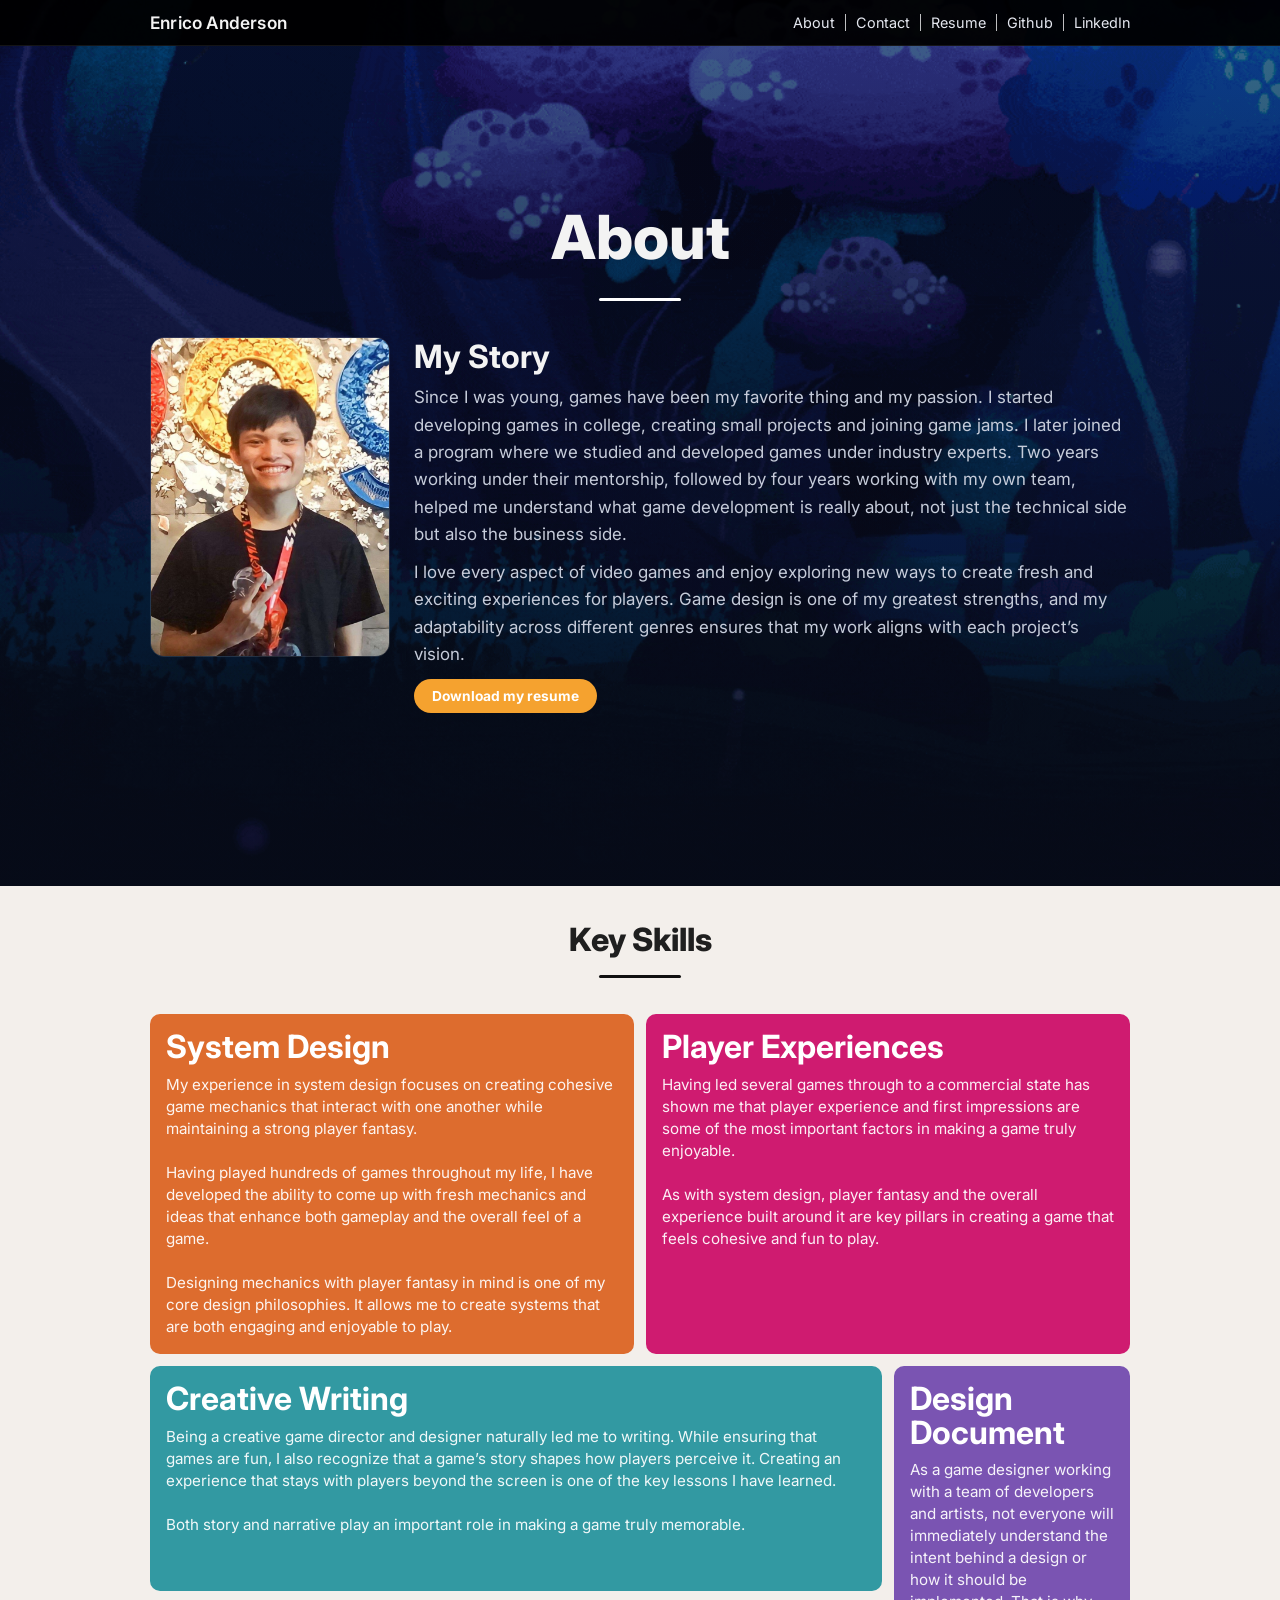
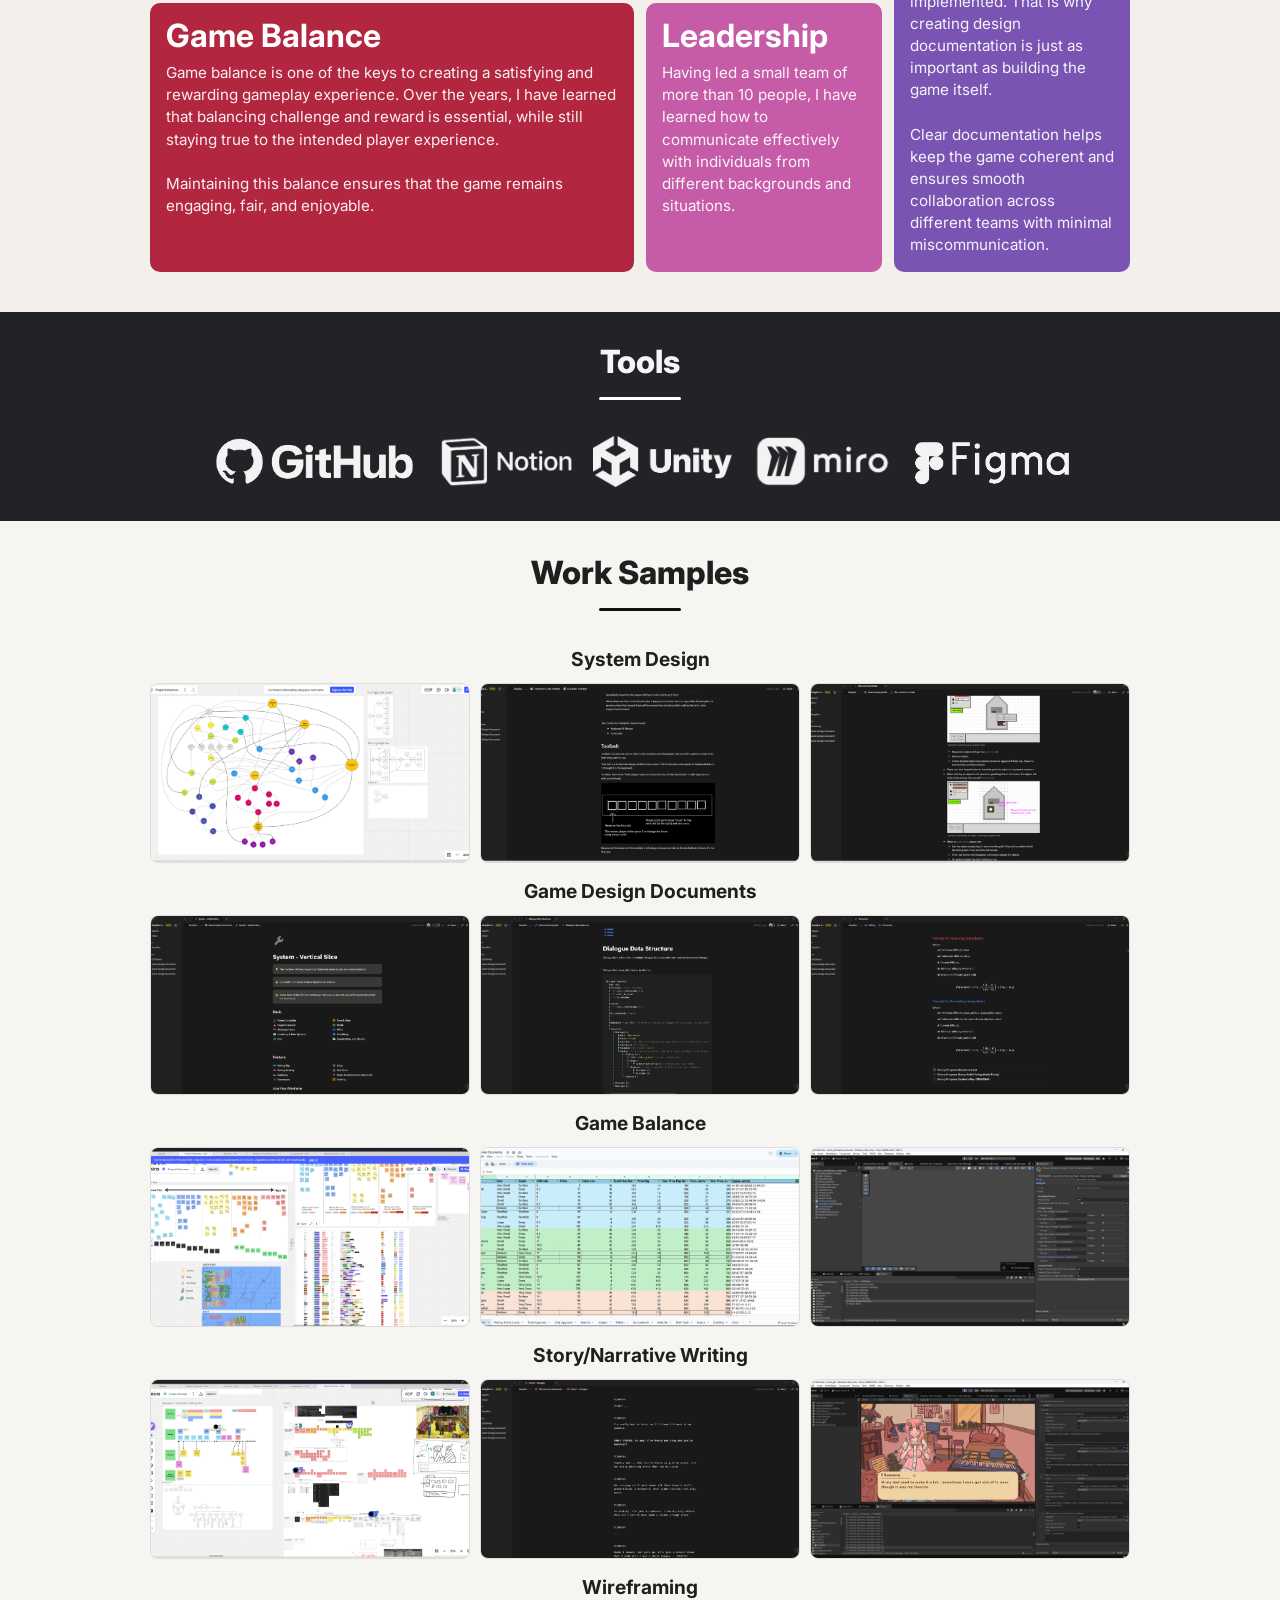
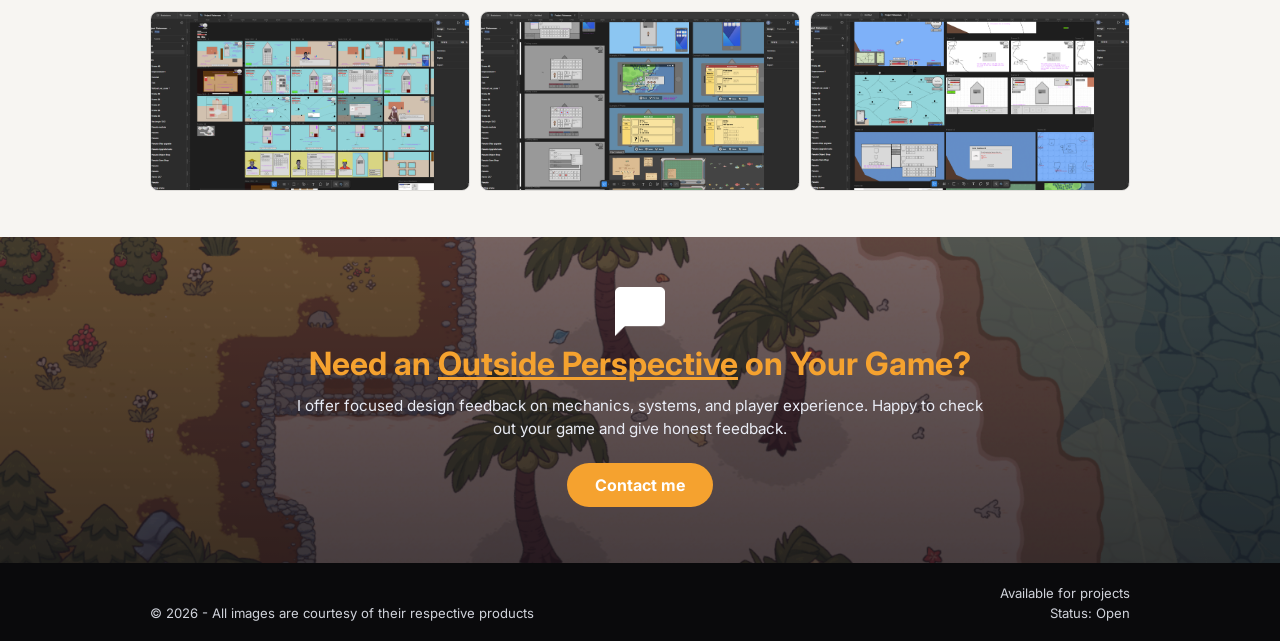
<file: about.html>
<!DOCTYPE html>
<html lang="en">
<head>
  <meta charset="UTF-8">
  <meta name="viewport" content="width=device-width, initial-scale=1.0">
  <title>About - Enrico Anderson</title>
  <link rel="preconnect" href="https://fonts.googleapis.com">
  <link rel="preconnect" href="https://fonts.gstatic.com" crossorigin>
  <link href="https://fonts.googleapis.com/css2?family=Inter:wght@400;500;600;700;800&display=swap" rel="stylesheet">
  <link rel="stylesheet" href="styles.css">
</head>
<body>
  <header class="about-hero">
    <div class="about-bg-shapes" aria-hidden="true">
      <span class="shape shape-one"></span>
      <span class="shape shape-two"></span>
      <span class="shape shape-three"></span>
    </div>
    <div class="hero-overlay"></div>
    <nav class="nav">
      <div class="container nav-inner">
        <a href="./" class="brand">Enrico Anderson</a>
        <ul class="nav-links">
          <li><a href="./about">About</a></li>
          <li><a href="./contact">Contact</a></li>
          <li><a href="assets/enricoanderson_resume.pdf" download>Resume</a></li>
          <li><a href="https://github.com/EnricoAnderson">Github</a></li>
          <li><a href="https://www.linkedin.com/in/enricoanderson2/">LinkedIn</a></li>
        </ul>
      </div>
    </nav>

    <section class="container about-intro">
      <h1>About</h1>
      <div class="section-divider-white"></div>
      <div class="about-story-card">
        <img src="assets/profile_image.jpg" alt="Enrico portrait">
        <div>
          <h2>My Story</h2>
          <p>
            Since I was young, games have been my favorite thing and my passion. I started developing games in college, creating small projects and joining game jams. I later joined a program where we studied and developed games under industry experts. Two years working under their mentorship, followed by four years working with my own team, helped me understand what game development is really about, not just the technical side but also the business side.
          </p>
          <p>
            I love every aspect of video games and enjoy exploring new ways to create fresh and exciting experiences for players. Game design is one of my greatest strengths, and my adaptability across different genres ensures that my work aligns with each project’s vision.          </p>
          <a class="cta-button about-story-btn" href="assets/enricoanderson_resume.pdf" download>Download my resume</a>
        </div>
      </div>
    </section>
  </header>

  <main>
    <section class="skills-showcase">
      <div class="container">
        <h2>Key Skills</h2>
        <div class="section-divider"></div>
        <div class="skills-grid">
          <article class="skill-card orange skill-system">
            <h3>System Design</h3>
            <p>
              My experience in system design focuses on creating cohesive game mechanics that interact with one another while maintaining a strong player fantasy.
              <br>
              <br>
              Having played hundreds of games throughout my life, I have developed the ability to come up with fresh mechanics and ideas that enhance both gameplay and the overall feel of a game.
              <br>
              <br>
              Designing mechanics with player fantasy in mind is one of my core design philosophies. It allows me to create systems that are both engaging and enjoyable to play.
            </p>
          </article>
          <article class="skill-card magenta skill-player">
            <h3>Player Experiences</h3>
            <p>
              Having led several games through to a commercial state has shown me that player experience and first impressions are some of the most important factors in making a game truly enjoyable.
              <br>
              <br>
              As with system design, player fantasy and the overall experience built around it are key pillars in creating a game that feels cohesive and fun to play.
            </p>
          </article>
          <article class="skill-card teal skill-creative">
            <h3>Creative Writing</h3>
            <p>
              Being a creative game director and designer naturally led me to writing. While ensuring that games are fun, I also recognize that a game’s story shapes how players perceive it. Creating an experience that stays with players beyond the screen is one of the key lessons I have learned.
              <br>
              <br>
              Both story and narrative play an important role in making a game truly memorable.
            </p>
          </article>
          <article class="skill-card purple skill-docs">
            <h3>Design Document</h3>
            <p>
              As a game designer working with a team of developers and artists, not everyone will immediately understand the intent behind a design or how it should be implemented. That is why creating design documentation is just as important as building the game itself.
              <br>
              <br>
              Clear documentation helps keep the game coherent and ensures smooth collaboration across different teams with minimal miscommunication.
            </p>
          </article>
          <article class="skill-card red skill-balance">
            <h3>Game Balance</h3>
            <p>
              Game balance is one of the keys to creating a satisfying and rewarding gameplay experience. Over the years, I have learned that balancing challenge and reward is essential, while still staying true to the intended player experience.
              <br>
              <br>
              Maintaining this balance ensures that the game remains engaging, fair, and enjoyable.
            </p>
          </article>
          <article class="skill-card pink skill-leadership">
            <h3>Leadership</h3>
            <p>
              Having led a small team of more than 10 people, I have learned how to communicate effectively with individuals from different backgrounds and situations.
            </p>
          </article>
        </div>
      </div>
    </section>

    <section class="tools-strip">
      <div class="container">
        <h2>Tools</h2>
        <div class="section-divider-white"></div>
        <div class="tools-icons" aria-label="Tools used">
          <img src="assets/Github.png" alt="GitHub">
          <img src="assets/Notion.png" alt="Notion">
          <img src="assets/Unity.png" alt="Unity">
          <img src="assets/Miro.png" alt="Miro">
          <img src="assets/Figma.png" alt="Figma">
        </div>
      </div>
    </section>

    <section class="samples" id="samples">
      <div class="container">
        <h2>Work Samples</h2>
        <div class="section-divider"></div>
        <div class="sample-group">
          <h3>System Design</h3>
          <div class="sample-grid">
            <div class="sample-item">
              <img src="assets/sample-1.png" alt="System design sample 1">
            </div>
            <div class="sample-item">
              <img src="assets/sample-2.png" alt="System design sample 2">
            </div>
            <div class="sample-item">
              <img src="assets/sample-3.png" alt="System design sample 3">
            </div>
          </div>
        </div>
        <div class="sample-group">
          <h3>Game Design Documents</h3>
          <div class="sample-grid">
            <div class="sample-item">
              <img src="assets/sample-4.png" alt="Design document sample 1">
            </div>
            <div class="sample-item">
              <img src="assets/sample-5.png" alt="Design document sample 2">
            </div>
            <div class="sample-item">
              <img src="assets/sample-6.png" alt="Design document sample 3">
            </div>
          </div>
        </div>
        <div class="sample-group">
          <h3>Game Balance</h3>
          <div class="sample-grid">
            <div class="sample-item">
              <img src="assets/sample-7.png" alt="Game balance sample 1">
            </div>
            <div class="sample-item">
              <img src="assets/sample-8.png" alt="Game balance sample 2">
            </div>
            <div class="sample-item">
              <img src="assets/sample-9.png" alt="Game balance sample 3">
            </div>
          </div>
        </div>
        <div class="sample-group">
          <h3>Story/Narrative Writing</h3>
          <div class="sample-grid">
            <div class="sample-item">
              <img src="assets/sample-10.png" alt="Narrative writing sample 1">
            </div>
            <div class="sample-item">
              <img src="assets/sample-11.png" alt="Narrative writing sample 2">
            </div>
            <div class="sample-item">
              <img src="assets/sample-12.png" alt="Narrative writing sample 3">
            </div>
          </div>
        </div>
        <div class="sample-group">
          <h3>Wireframing</h3>
          <div class="sample-grid">
            <div class="sample-item">
              <img src="assets/sample-13.png" alt="Wireframing sample 1">
            </div>
            <div class="sample-item">
              <img src="assets/sample-14.png" alt="Wireframing sample 2">
            </div>
            <div class="sample-item">
              <img src="assets/sample-15.png" alt="Wireframing sample 3">
            </div>
          </div>
        </div>
      </div>
    </section>


    <section class="cta about-cta consultation-bg" id="contact">
      <div class="cta-overlay"></div>
      <div class="container cta-content">
        <img class="cta-icon" src="assets/Chat Icon.png" alt="Design icon">
        <h2>Need an <u>Outside Perspective</u> on Your Game?</h2>
        <p>
          I offer focused design feedback on mechanics, systems, and player experience. Happy to check out your game and give honest feedback.
        </p>
        <a href="./contact" class="cta-button">Contact me</a>
      </div>
    </section>
    
  </main>

  <footer class="footer">
    <div class="container footer-content">
      <p><br>&copy; 2026 - All images are courtesy of their respective products</p>
      <p align="right">Available for projects<br>Status: Open</p>
    </div>
  </footer>
</body>
</html>
</file>
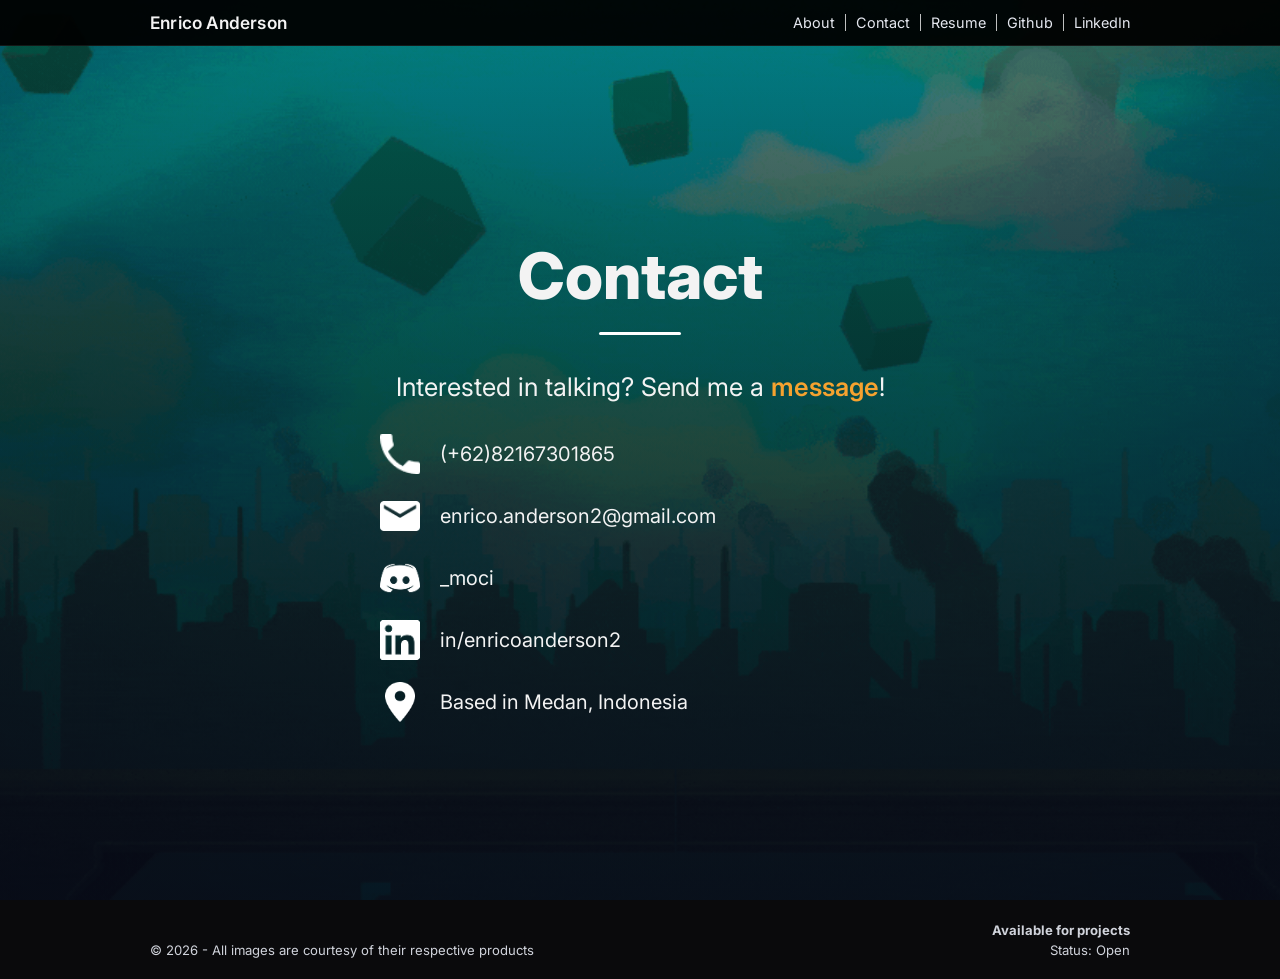
<file: contact.html>
<!DOCTYPE html>
<html lang="en">
<head>
  <meta charset="UTF-8">
  <meta name="viewport" content="width=device-width, initial-scale=1.0">
  <title>Contact - Enrico Anderson</title>
  <link rel="preconnect" href="https://fonts.googleapis.com">
  <link rel="preconnect" href="https://fonts.gstatic.com" crossorigin>
  <link href="https://fonts.googleapis.com/css2?family=Inter:wght@400;500;600;700;800&display=swap" rel="stylesheet">
  <link rel="stylesheet" href="styles.css">
</head>
<body>
  <header class="contact-hero">
    <div class="hero-overlay"></div>
    <nav class="nav">
      <div class="container nav-inner">
        <a href="./" class="brand">Enrico Anderson</a>
        <ul class="nav-links">
          <li><a href="./about">About</a></li>
          <li><a href="./contact">Contact</a></li>
          <li><a href="assets/enricoanderson_resume.pdf" download>Resume</a></li>
          <li><a href="https://github.com/EnricoAnderson">Github</a></li>
          <li><a href="https://www.linkedin.com/in/enricoanderson2/">LinkedIn</a></li>
        </ul>
      </div>
    </nav>

    <section class="container contact-content">
      <h1>Contact</h1>
      <div class="section-divider-white"></div>
      <p class="contact-tagline">Interested in talking? Send me a <span class="highlight">message</span>!</p>
      
      <div class="contact-info">
        <div class="contact-item">
          <img src="assets/phone_icon.png" alt="Phone" class="contact-icon">
          <span>(+62)82167301865</span>
        </div>
        
        <div class="contact-item">
          <img src="assets/email_icon.png" alt="Email" class="contact-icon">
          <span>enrico.anderson2@gmail.com</span>
        </div>
        
        <div class="contact-item">
          <img src="assets/discord_icon.png" alt="Discord" class="contact-icon">
          <span>_moci</span>
        </div>
        
        <div class="contact-item">
          <img src="assets/linkedin_icon.png" alt="LinkedIn" class="contact-icon">
          <span>in/enricoanderson2</span>
        </div>
        
        <div class="contact-item">
          <img src="assets/location_icon.png" alt="Location" class="contact-icon">
          <span>Based in Medan, Indonesia</span>
        </div>
      </div>
    </section>
  </header>

  <footer class="footer">
    <div class="container footer-content">
      <div>
        <p><br>&copy; 2026 - All images are courtesy of their respective products</p>
      </div>
      <div>
        <p align="right"><strong>Available for projects</strong></p>
        <p align="right">Status: Open</p>
      </div>
    </div>
  </footer>
</body>
</html>
</file>
<file: styles.css>
:root {
  --bg-dark: #070b18;
  --bg-mid: #0f1731;
  --bg-light: #f3efeb;
  --accent: #f5a22f;
  --text-light: #f3f3f3;
  --text-muted: #c6ccda;
  --text-dark: #1f1f1f;
  --content-width: 980px;
}

* {
  box-sizing: border-box;
}

html,
body {
  margin: 0;
  padding: 0;
  font-family: "Inter", Arial, sans-serif;
  color: var(--text-dark);
  background: #ffffff;
}

a {
  color: inherit;
  text-decoration: none;
}

.container {
  width: min(var(--content-width), 92vw);
  margin-inline: auto;
}

.hero {
  position: relative;
  background: linear-gradient(180deg, rgba(7, 11, 24, 0.363), rgba(7, 11, 24, 0.637)),
    url("assets/Hero_background_landing.gif") center/cover no-repeat;
  color: var(--text-light);
  min-height: 100vh;
  padding-bottom: 56px;
}

.hero-overlay {
  position: absolute;
  inset: 0;
  background: linear-gradient(180deg, rgba(0, 0, 0, 0.178), rgba(7, 11, 24, 0.7));
}

.nav,
.hero-content {
  position: relative;
  z-index: 1;
}

.nav {
  position: sticky;
  top: 0;
  z-index: 20;
  background: rgba(0, 0, 0, 0.95);
  border-bottom: 1px solid rgba(255, 255, 255, 0.08);
}

.nav-inner {
  display: flex;
  justify-content: space-between;
  align-items: center;
  padding: 12px 0;
  font-size: 14.4px;
}

.brand {
  font-size: 1.2em;
  font-weight: 600;
  letter-spacing: 0.2px;
}

.nav-links {
  list-style: none;
  display: flex;
  gap: 10px;
  margin: 0;
  padding: 0;
  color: #e4e7ef;
}

.nav-links a {
  text-decoration: none;
  border-bottom: 1px solid transparent;
  padding-bottom: 2px;
  transition: border-color 0.2s ease;
}

.nav-links a:hover {
  border-bottom-color: #ffffff;
}

.nav-links li + li {
  border-left: 1px solid rgba(255, 255, 255, 0.75);
  padding-left: 10px;
}

.hero-content {
  display: flex;
  flex-direction: column;
  align-items: center;
  justify-content: center;
  gap: 18px;
  min-height: calc(100vh - 46px);
  padding-top: 8px;
}

.hero-text {
  display: flex;
  flex-direction: column;
  align-items: center;
  text-align: center;
}

.hero-intro {
  font-size: clamp(3rem, 6.8vw, 4.6rem);
  font-weight: 800;
  line-height: 1.05;
  margin: 0 0 10px;
}

.controller {
  display: block;
  width: 74px;
  height: auto;
  margin: 0 0 14px;
}

.hero-text h1 {
  margin: 0;
  font-size: clamp(3.6rem, 8.8vw, 6rem);
  color: var(--accent);
  font-weight: 800;
  line-height: 1;
}

.hero-profile {
  display: grid;
  grid-template-columns: 210px minmax(0, 430px);
  gap: 20px;
  align-items: center;
  justify-content: center;
  max-width: 700px;
  margin-top: 2px;
}

.hero-profile img {
  width: 210px;
  height: 280px;
  aspect-ratio: 1 / 1;
  border-radius: 16px;
  object-fit: cover;
  border: 1px solid rgba(255, 255, 255, 0.15);
}

.hero-profile p {
  margin: 0;
  max-width: 430px;
  font-size: 15.6px;
  line-height: 1.58;
  color: var(--text-muted);
}

.works {
  background: var(--bg-light);
  padding: 46px 0 54px;
}

.works h2 {
  text-align: center;
  margin: 0;
  font-size: 2rem;
  font-weight: 800;
}

.section-divider {
  width: 82px;
  height: 3px;
  border-radius: 999px;
  margin: 12px auto 36px;
  background: #101010;
}

.section-divider-white {
  width: 82px;
  height: 3px;
  border-radius: 999px;
  margin: 12px auto 36px;
  background: #ffffff;
}

.work-card {
  display: grid;
  grid-template-columns: minmax(220px, 480px) 1fr;
  gap: 22px;
  align-items: stretch;
  margin-bottom: 30px;
}

.work-card:last-child {
  margin-bottom: 0;
}

.work-image-link {
  display: block;
  height: 100%;
}

.work-card img {
  width: 100%;
  height: 100%;
  min-height: 280px;
  border-radius: 16px;
  object-fit: cover;
}

.work-content {
  display: flex;
  flex-direction: column;
  justify-content: space-between;
  gap: 8px;
  min-height: 100%;
}

.work-content h3 {
  margin: 0 0 10px;
  font-size: 2rem;
  line-height: 1.1;
}

.work-content p {
  margin: 0 0 10px;
  font-size: 0.95rem;
  line-height: 1.5;
  color: #404040;
}

.badges {
  display: flex;
  flex-wrap: wrap;
  gap: 8px;
  margin-top: 4px;
}

.badge-link {
  display: inline-block;
  border: 1px solid #222;
  border-radius: 999px;
  padding: 4px 10px;
  font-size: 0.78rem;
  font-weight: 600;
  transition: background-color 0.18s ease, color 0.18s ease, border-color 0.18s ease;
}

.badge-link:hover {
  background: #171717;
  color: #ffffff;
  border-color: #171717;
}

.cta {
  position: relative;
  background: linear-gradient(180deg, rgba(0, 0, 0, 0.384), rgba(0, 0, 0, 0.63)),
    url("assets/Need_a_designer_icon.png") center/cover no-repeat;
  color: #fff;
}

.cta-overlay {
  position: absolute;
  inset: 0;
  background: rgba(15, 23, 49, 0.28);
}

.cta-content {
  position: relative;
  z-index: 1;
  text-align: center;
  padding: 54px 0;
}

.cta-icon {
  display: block;
  width: 50px;
  height: auto;
  margin: 0 auto 8px;
}

.cta h2 {
  margin: 0 0 12px;
  font-size: clamp(1.5rem, 4vw, 2.2rem);
  color: var(--accent);
}

.cta p {
  max-width: 640px;
  margin: 0 auto 20px;
  line-height: 1.5;
  font-size: 0.95rem;
  color: #e9ecf5;
}

.cta-button {
  display: inline-block;
  background: var(--accent);
  color: #ffffff;
  font-weight: 700;
  border-radius: 999px;
  padding: 12px 28px;
}

.footer {
  background: #0a0a0c;
  color: #d0d3db;
  padding: 20px 0 18px;
  font-size: 0.82rem;
}

.footer-content {
  display: flex;
  justify-content: space-between;
  gap: 20px;
}

.footer p {
  margin: 0;
  line-height: 1.55;
}

/* About page */
.about-hero {
  position: relative;
  overflow: visible;
  background: linear-gradient(180deg, rgba(7, 11, 24, 0.35), rgba(7, 11, 24, 0.7)),
    url("assets/Hero_background_about.gif") center/cover no-repeat;
  color: var(--text-light);
  min-height: 92vh;
  padding-bottom: 58px;
}

.about-bg-shapes {
  display: none;
}

.about-intro {
  position: relative;
  z-index: 1;
  min-height: calc(92vh - 46px);
  display: flex;
  flex-direction: column;
  justify-content: center;
  padding: 80px 0 34px;
}

.about-intro h1 {
  margin: 0 0 18px;
  text-align: center;
  font-size: clamp(2.4rem, 5.5vw, 3.8rem);
  line-height: 1;
  font-weight: 800;
  color: var(--text-light);
}

.about-story-card {
  background: transparent;
  border: 0;
  border-radius: 0;
  padding: 0;
  display: grid;
  grid-template-columns: 240px minmax(0, 1fr);
  gap: 24px;
  align-items: start;
  justify-content: start;
  width: 100%;
  margin: 0 auto;
}

.about-story-card img {
  width: 240px;
  height: 320px;
  border-radius: 14px;
  border: 1px solid rgba(255, 255, 255, 0.12);
  object-fit: cover;
  justify-self: center;
}

.about-story-card h2 {
  margin: 0 0 8px;
  font-size: 2rem;
}

.about-story-card p {
  margin: 0 0 10px;
  color: var(--text-muted);
  line-height: 1.62;
  font-size: 1.06rem;
  max-width: 100%;
}

.about-story-btn {
  padding: 9px 18px;
  font-size: 0.86rem;
}

.skills-showcase {
  background: var(--bg-light);
  padding: 34px 0 40px;
}

.skills-showcase h2,
.samples h2,
.tools-strip h2 {
  text-align: center;
  margin: 0 0 16px;
  font-size: 2rem;
  font-weight: 800;
}

.skills-grid {
  display: grid;
  grid-template-columns: repeat(4, minmax(0, 1fr));
  grid-template-areas:
    "system system player player"
    "creative creative creative docs"
    "balance balance leadership docs";
  grid-auto-rows: minmax(120px, auto);
  gap: 12px;
}

.skill-card {
  color: #fff;
  border-radius: 10px;
  padding: 16px 16px;
  min-height: 120px;
}

.skill-card h3 {
  margin: 0 0 10px;
  font-size: 2rem;
  line-height: 1.05;
}

.skill-card p {
  margin: 0 0 8px;
  font-size: 0.95rem;
  line-height: 1.45;
  color: rgba(255, 255, 255, 0.93);
}

.skill-card p:last-child {
  margin-bottom: 0;
}

.skill-system { grid-area: system; min-height: 230px; }
.skill-player { grid-area: player; min-height: 230px; }
.skill-creative { grid-area: creative; min-height: 150px; }
.skill-docs { grid-area: docs; min-height: 310px; }
.skill-balance { grid-area: balance; min-height: 150px; }
.skill-leadership { grid-area: leadership; min-height: 150px; }

.skill-card.orange { background: #dd6c2e; }
.skill-card.magenta { background: #cf1b70; }
.skill-card.teal { background: #3299a2; }
.skill-card.purple { background: #7a54b2; }
.skill-card.red { background: #b2263f; }
.skill-card.pink { background: #c65ca7; }

.tools-strip {
  background: #222327;
  color: #f4f6fb;
  padding: 30px 0 34px;
  text-align: center;
}

.tools-strip p {
  margin: 0;
  letter-spacing: 0.5px;
  color: #d7dce8;
}

.tools-icons {
  display: flex;
  justify-content: center;
  align-items: center;
  width: 100%;
  gap: 20px;
  flex-wrap: wrap;
}

.tools-icons img {
  height: clamp(34px, 4vw, 54px);
  max-width: 18vw;
  width: auto;
  object-fit: contain;
  filter: brightness(0) invert(1);
  opacity: 0.95;
}

.sample-item {
  position: relative;
}

.sample-item img {
  transition: transform 0.25s ease, box-shadow 0.25s ease;
}

.sample-item:hover {
  z-index: 10;
}

.sample-item:hover img {
  transform: scale(2.5);
  box-shadow: 0 20px 40px rgba(0,0,0,0.4);
}

.about-cta .cta-content {
  max-width: 900px;
  padding: 50px 0 56px;
}

.about-cta h2 {
  font-size: clamp(1.4rem, 3.4vw, 2rem);
  margin-bottom: 12px;
}

.about-cta p {
  max-width: 700px;
  margin-bottom: 22px;
}

.consultation-bg {
  background: linear-gradient(180deg, rgba(0, 0, 0, 0.384), rgba(0, 0, 0, 0.63)),
    url("assets/consultation.png") center/cover no-repeat;
}

.samples {
  background: #f7f5f2;
  padding: 32px 0 42px;
}

.sample-group {
  margin-top: 12px;
}

.sample-group h3 {
  text-align: center;
  margin: 0 0 12px;
  font-size: 1.2rem;
}

.sample-grid {
  display: grid;
  grid-template-columns: repeat(3, minmax(0, 1fr));
  gap: 10px;
}

.sample-grid img {
  width: 100%;
  aspect-ratio: 16 / 9;
  object-fit: cover;
  border-radius: 8px;
  border: 1px solid rgba(16, 16, 16, 0.1);
}

/* Contact page */
.contact-hero {
  position: relative;
  background: linear-gradient(180deg, rgba(7, 11, 24, 0.35), rgba(7, 11, 24, 0.7)),
    url("assets/Hero_background_contact.gif") center/cover no-repeat;
  color: var(--text-light);
  height: 100vh;
  padding-bottom: 0;
  display: flex;
  flex-direction: column;
}

.contact-hero .nav {
  position: relative;
  z-index: 20;
}

.contact-content {
  position: relative;
  z-index: 1;
  flex: 1;
  display: flex;
  flex-direction: column;
  justify-content: center;
  align-items: center;
  padding: 40px 0 20px;
  text-align: center;
}

.contact-content h1 {
  margin: 0 0 12px;
  font-size: clamp(2.8rem, 6vw, 4rem);
  line-height: 1;
  font-weight: 800;
  color: var(--text-light);
}

.contact-tagline {
  margin: 0 0 32px;
  font-size: clamp(1.1rem, 2.5vw, 1.6rem);
  color: var(--text-light);
  font-weight: 400;
}

.contact-tagline .highlight {
  color: var(--accent);
  font-weight: 600;
}

.contact-info {
  display: flex;
  flex-direction: column;
  gap: 22px;
  align-items: flex-start;
  max-width: 520px;
  width: 100%;
  padding-left: 0;
}

.contact-item {
  display: flex;
  align-items: center;
  gap: 20px;
  font-size: clamp(0.95rem, 2vw, 1.25rem);
  color: var(--text-light);
  width: 100%;
}

.contact-icon {
  width: 40px;
  height: 40px;
  object-fit: contain;
  filter: brightness(0) invert(1);
  flex-shrink: 0;
}

.contact-footer {
  position: relative;
  z-index: 1;
  margin-top: auto;
}

@media (max-width: 960px) {
  .hero-content {
    min-height: calc(100vh - 58px);
    gap: 18px;
  }

  .work-content h3 {
    font-size: 1.7rem;
  }

  .skills-grid {
    grid-template-columns: repeat(2, minmax(0, 1fr));
    grid-template-areas:
      "system player"
      "creative creative"
      "balance docs"
      "leadership docs";
  }

  .skill-card h3 {
    font-size: 1.7rem;
  }
}

@media (max-width: 720px) {
  .nav-inner {
    flex-direction: column;
    gap: 12px;
    align-items: flex-start;
    padding: 10px 0;
  }

  .nav-links li + li {
    border-left: 0;
    padding-left: 0;
  }

  .nav-links {
    flex-wrap: wrap;
    gap: 12px;
  }

  .hero {
    padding-bottom: 40px;
  }

  .hero-content {
    min-height: calc(100vh - 94px);
  }

  .hero-profile {
    grid-template-columns: 1fr;
  }

  .about-story-card {
    grid-template-columns: 1fr;
    justify-items: center;
    gap: 14px;
  }

  .about-story-card img {
    width: 170px;
    height: 230px;
  }

  .work-card {
    grid-template-columns: 1fr;
    gap: 14px;
  }

  .work-card img {
    height: auto;
    min-height: 0;
    aspect-ratio: 16 / 9;
  }

  .works {
    padding: 36px 0 44px;
  }

  .works h2 {
    font-size: 1.7rem;
  }

  .work-content h3 {
    font-size: 1.4rem;
  }

  .skills-grid,
  .sample-grid {
    grid-template-columns: 1fr;
  }

  .skills-grid {
    grid-template-areas:
      "system"
      "player"
      "creative"
      "docs"
      "balance"
      "leadership";
    gap: 10px;
  }

  .skill-card {
    min-height: 0;
  }

  .skill-card h3 {
    font-size: 1.45rem;
  }

  .tools-icons {
    gap: 12px;
  }

  .tools-icons img {
    height: clamp(28px, 7vw, 36px);
    max-width: 28vw;
  }

  .footer-content {
    flex-direction: column;
  }

  .contact-hero {
    height: 100vh;
  }

  .contact-content {
    padding: 30px 0 15px;
  }

  .contact-info {
    gap: 18px;
    padding-left: 0;
  }

  .contact-item {
    gap: 15px;
    font-size: 0.9rem;
  }

  .contact-icon {
    width: 34px;
    height: 34px;
  }
}
</file>
